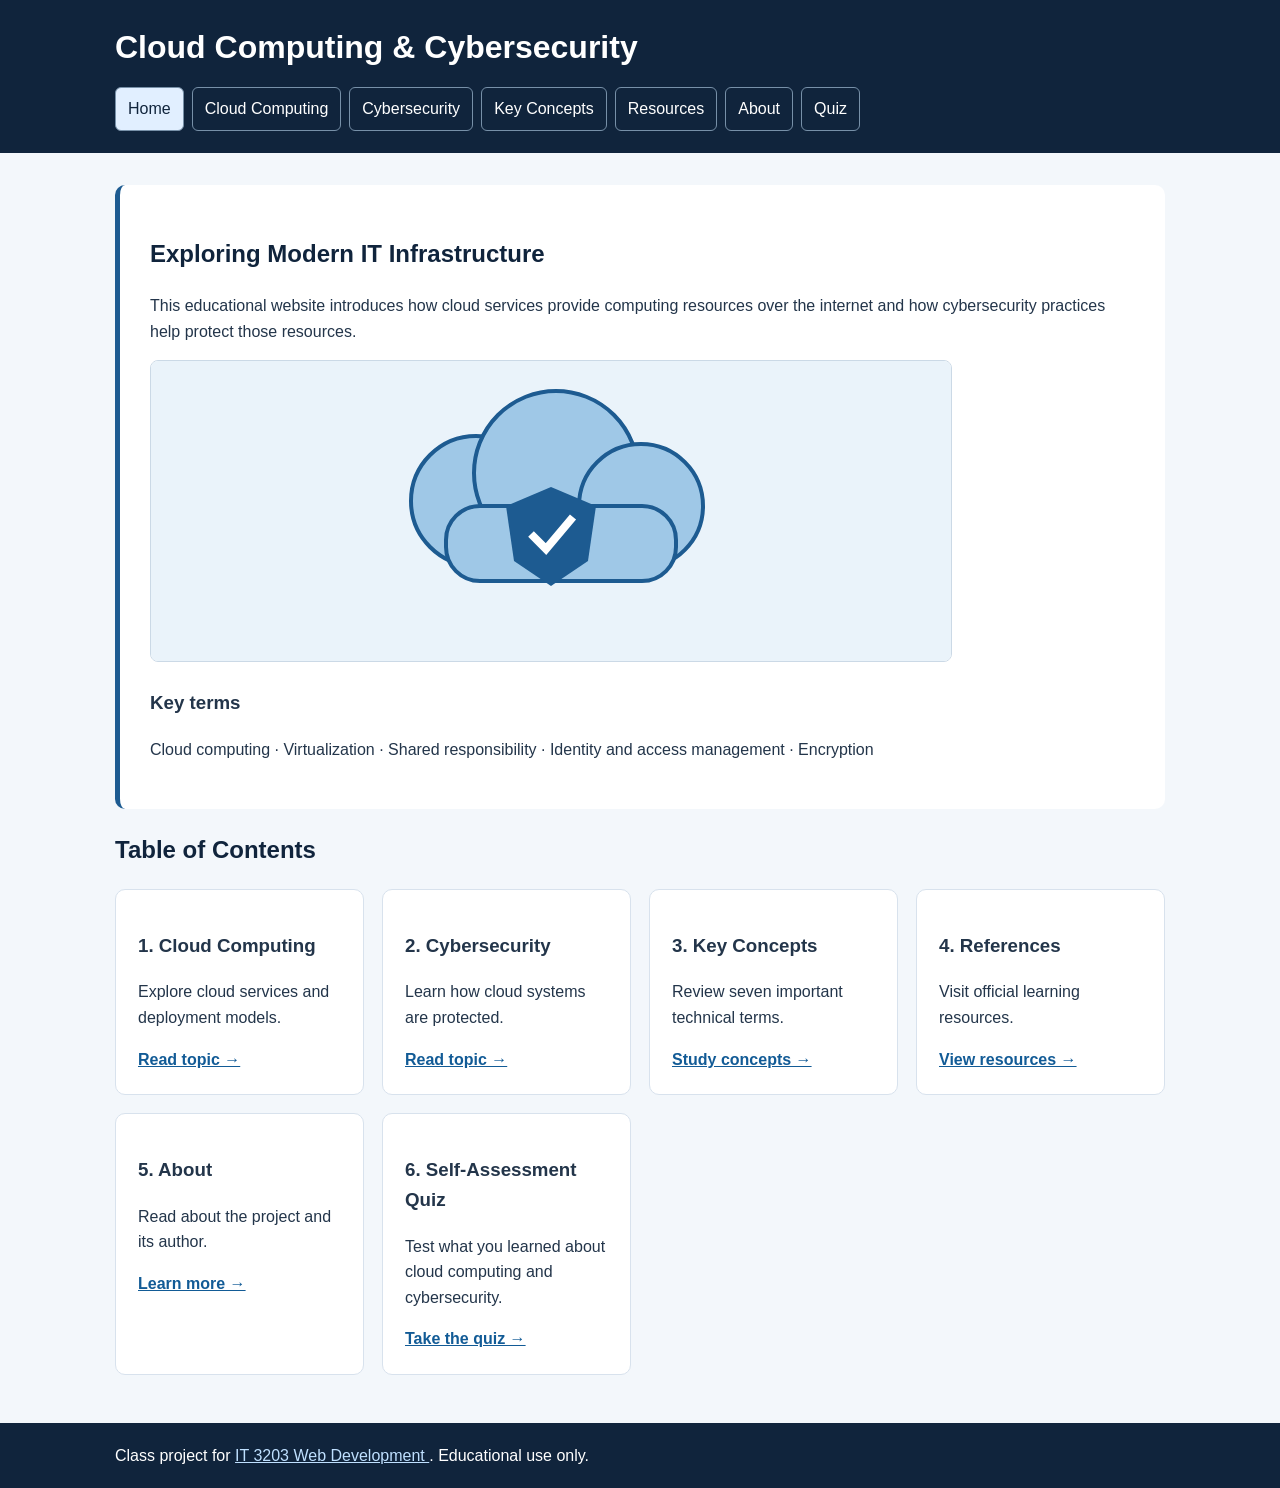
<file: index.html>
<!DOCTYPE html>

<html lang="en">
<head>
<meta charset="utf-8"/>
<meta content="width=device-width, initial-scale=1.0" name="viewport"/>
<meta content="Student research website about cloud computing and cybersecurity" name="description"/>
<title>
   Home | IT 3203
  </title>
<link href="style.css" rel="stylesheet"/>
</head>
<body>
<!-- Shared navigation appears on every page. -->
<header>
<div class="container">
<h1>
     Cloud Computing &amp; Cybersecurity
    </h1>
<nav aria-label="Main navigation">
<a aria-current="page" class="active" href="index.html">
      Home
     </a>
<a href="topic1.html">
      Cloud Computing
     </a>
<a href="topic2.html">
      Cybersecurity
     </a>
<a href="concepts.html">
      Key Concepts
     </a>
<a href="references.html">
      Resources
     </a>
<a href="about.html">
      About
     </a>
<a href="quiz.html">Quiz</a></nav>
</div>
</header>
<main class="container">
<section class="hero">
<h2>
     Exploring Modern IT Infrastructure
    </h2>
<p>
     This educational website introduces how cloud services provide computing resources over the internet and how cybersecurity practices help protect those resources.
    </p>
<img alt="Illustration of a cloud connected to devices and protected by a shield" class="figure" height="300" src="images/cloud-security.svg" width="800"/>
<h3>
     Key terms
    </h3>
<p>
     Cloud computing · Virtualization · Shared responsibility · Identity and access management · Encryption
    </p>
</section>
<section>
<h2>
     Table of Contents
    </h2>
<div class="grid">
<article class="card">
<h3>
       1. Cloud Computing
      </h3>
<p>
       Explore cloud services and deployment models.
      </p>
<a href="topic1.html">
       Read topic →
      </a>
</article>
<article class="card">
<h3>
       2. Cybersecurity
      </h3>
<p>
       Learn how cloud systems are protected.
      </p>
<a href="topic2.html">
       Read topic →
      </a>
</article>
<article class="card">
<h3>
       3. Key Concepts
      </h3>
<p>
       Review seven important technical terms.
      </p>
<a href="concepts.html">
       Study concepts →
      </a>
</article>
<article class="card">
<h3>
       4. References
      </h3>
<p>
       Visit official learning resources.
      </p>
<a href="references.html">
       View resources →
      </a>
</article>
<article class="card">
<h3>
       5. About
      </h3>
<p>
       Read about the project and its author.
      </p>
<a href="about.html">
       Learn more →
      </a>
</article>
<article class="card"><h3>6. Self-Assessment Quiz</h3><p>Test what you learned about cloud computing and cybersecurity.</p><a href="quiz.html">Take the quiz →</a></article></div>
</section>
</main>
<footer>
<div class="container">
    Class project for
    <a href="https://ksuweb.github.io/IT3203/">
     IT 3203 Web Development
    </a>
    . Educational use only.
   </div>
</footer>
</body>
</html>
</file>
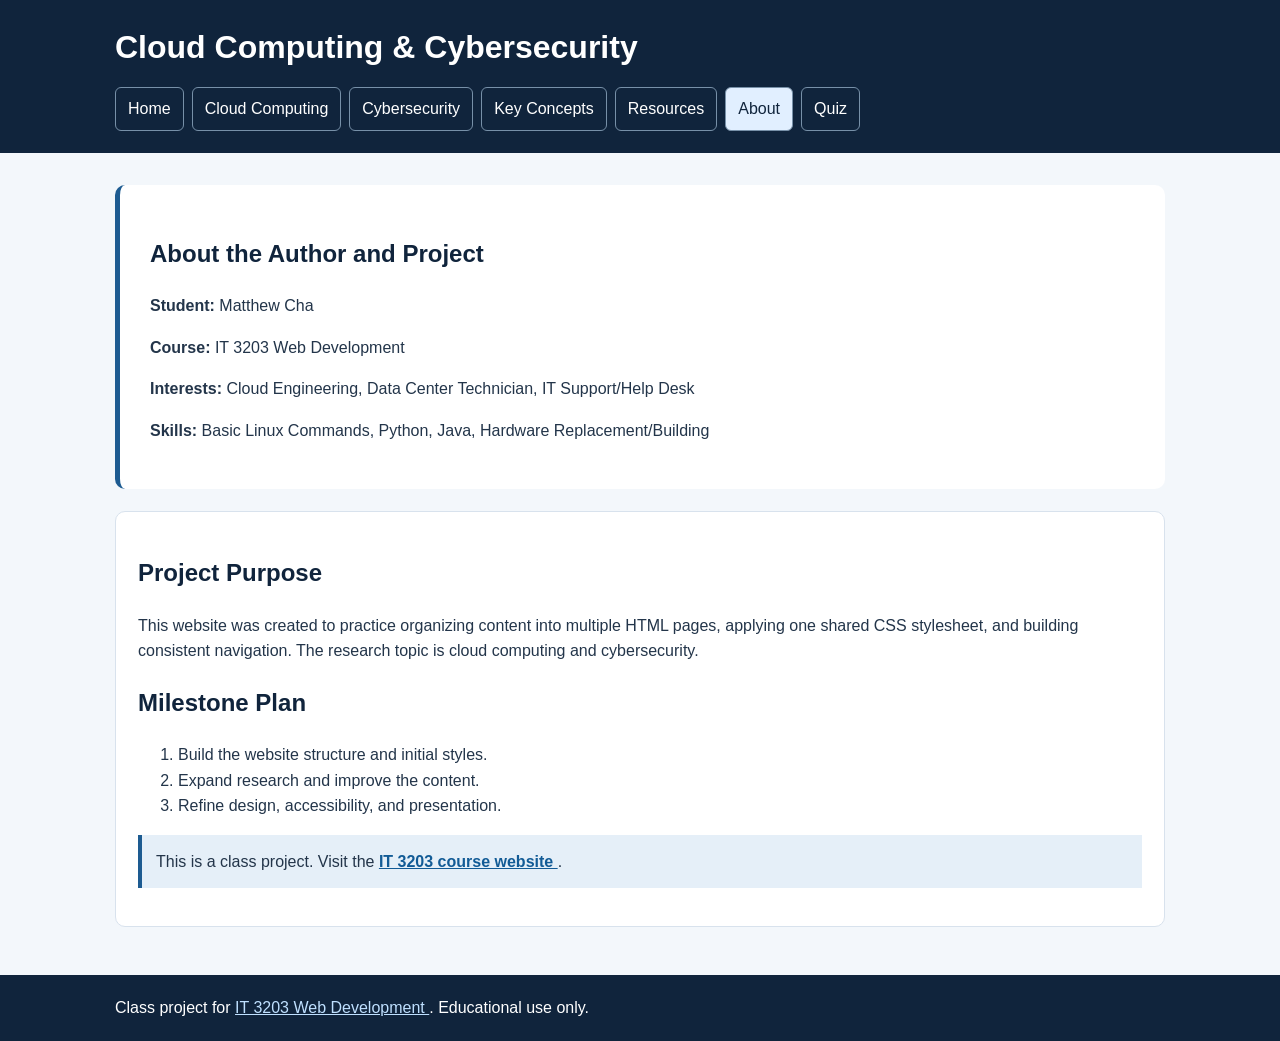
<file: about.html>
<!DOCTYPE html>

<html lang="en">
<head>
<meta charset="utf-8"/>
<meta content="width=device-width, initial-scale=1.0" name="viewport"/>
<meta content="Student research website about cloud computing and cybersecurity" name="description"/>
<title>
   About | IT 3203
  </title>
<link href="style.css" rel="stylesheet"/>
</head>
<body>
<!-- Shared navigation appears on every page. -->
<header>
<div class="container">
<h1>
     Cloud Computing &amp; Cybersecurity
    </h1>
<nav aria-label="Main navigation">
<a href="index.html">
      Home
     </a>
<a href="topic1.html">
      Cloud Computing
     </a>
<a href="topic2.html">
      Cybersecurity
     </a>
<a href="concepts.html">
      Key Concepts
     </a>
<a href="references.html">
      Resources
     </a>
<a aria-current="page" class="active" href="about.html">
      About
     </a>
<a href="quiz.html">Quiz</a></nav>
</div>
</header>
<main class="container">
<section class="hero">
<h2>
     About the Author and Project
    </h2>
<p>
<strong>
      Student:
     </strong>
     Matthew Cha
    </p>
<p>
<strong>
      Course:
     </strong>
     IT 3203 Web Development
    </p>
<p>
<strong>
      Interests:
     </strong>
     Cloud Engineering, Data Center Technician, IT Support/Help Desk
    </p>
<p>
<strong>
      Skills:
     </strong>
     Basic Linux Commands, Python, Java, Hardware Replacement/Building 
    </p>
</section>
<section class="card">
<h2>
     Project Purpose
    </h2>
<p>
     This website was created to practice organizing content into multiple HTML pages, applying one shared CSS stylesheet, and building consistent navigation. The research topic is cloud computing and cybersecurity.
    </p>
<h2>
     Milestone Plan
    </h2>
<ol>
<li>
      Build the website structure and initial styles.
     </li>
<li>
      Expand research and improve the content.
     </li>
<li>
      Refine design, accessibility, and presentation.
     </li>
</ol>
<p id="project-note">
     This is a class project. Visit the
     <a href="https://ksuweb.github.io/IT3203/">
      IT 3203 course website
     </a>
     .
    </p>
</section>
</main>
<footer>
<div class="container">
    Class project for
    <a href="https://ksuweb.github.io/IT3203/">
     IT 3203 Web Development
    </a>
    . Educational use only.
   </div>
</footer>
</body>
</html>
</file>
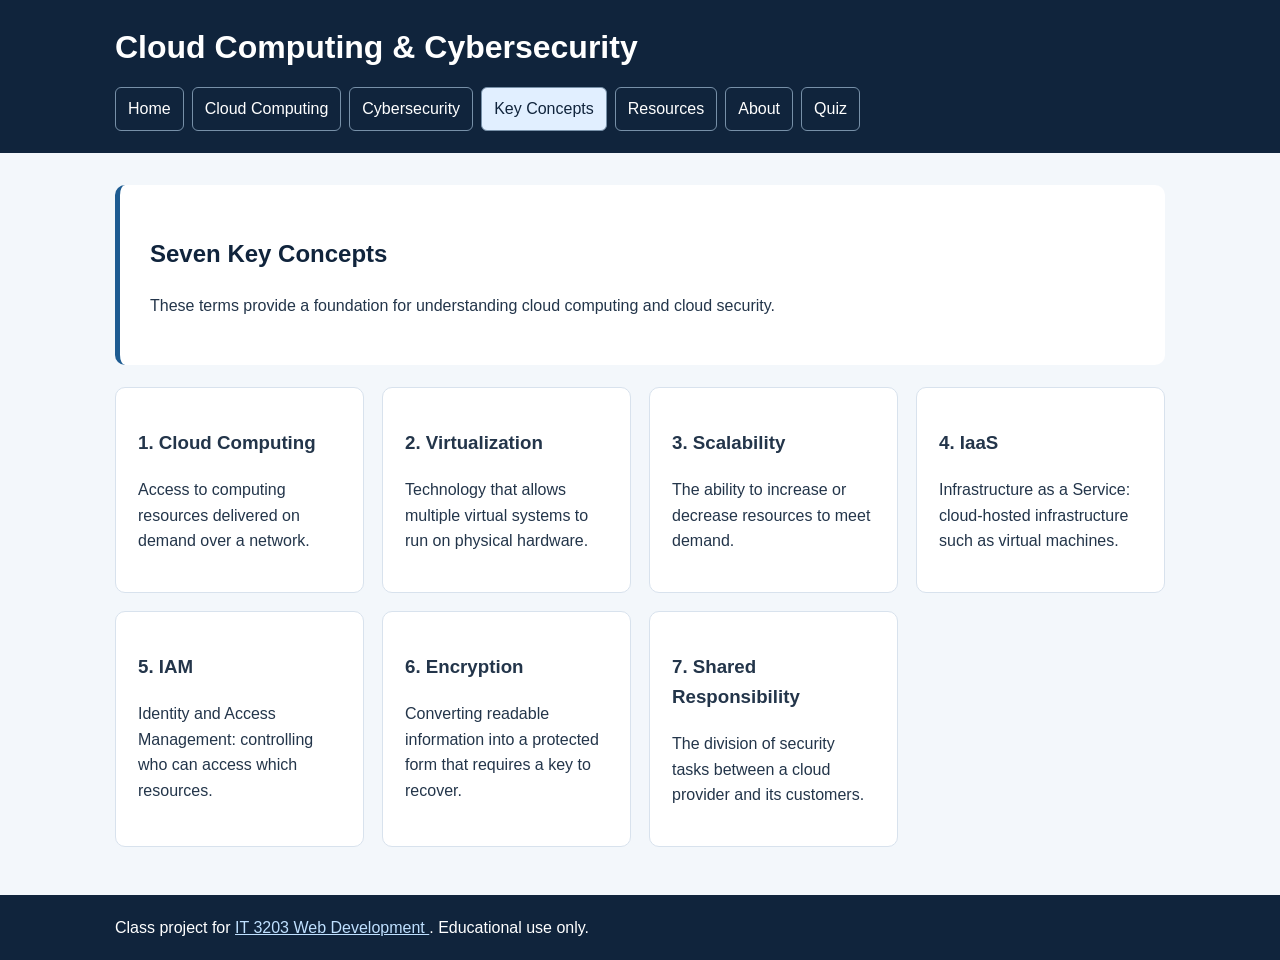
<file: concepts.html>
<!DOCTYPE html>

<html lang="en">
<head>
<meta charset="utf-8"/>
<meta content="width=device-width, initial-scale=1.0" name="viewport"/>
<meta content="Student research website about cloud computing and cybersecurity" name="description"/>
<title>
   Key Concepts | IT 3203
  </title>
<link href="style.css" rel="stylesheet"/>
</head>
<body>
<!-- Shared navigation appears on every page. -->
<header>
<div class="container">
<h1>
     Cloud Computing &amp; Cybersecurity
    </h1>
<nav aria-label="Main navigation">
<a href="index.html">
      Home
     </a>
<a href="topic1.html">
      Cloud Computing
     </a>
<a href="topic2.html">
      Cybersecurity
     </a>
<a aria-current="page" class="active" href="concepts.html">
      Key Concepts
     </a>
<a href="references.html">
      Resources
     </a>
<a href="about.html">
      About
     </a>
<a href="quiz.html">Quiz</a></nav>
</div>
</header>
<main class="container">
<section class="hero">
<h2>
     Seven Key Concepts
    </h2>
<p>
     These terms provide a foundation for understanding cloud computing and cloud security.
    </p>
</section>
<div class="grid">
<article class="card">
<h3>
      1. Cloud Computing
     </h3>
<p>
      Access to computing resources delivered on demand over a network.
     </p>
</article>
<article class="card">
<h3>
      2. Virtualization
     </h3>
<p>
      Technology that allows multiple virtual systems to run on physical hardware.
     </p>
</article>
<article class="card">
<h3>
      3. Scalability
     </h3>
<p>
      The ability to increase or decrease resources to meet demand.
     </p>
</article>
<article class="card">
<h3>
      4. IaaS
     </h3>
<p>
      Infrastructure as a Service: cloud-hosted infrastructure such as virtual machines.
     </p>
</article>
<article class="card">
<h3>
      5. IAM
     </h3>
<p>
      Identity and Access Management: controlling who can access which resources.
     </p>
</article>
<article class="card">
<h3>
      6. Encryption
     </h3>
<p>
      Converting readable information into a protected form that requires a key to recover.
     </p>
</article>
<article class="card">
<h3>
      7. Shared Responsibility
     </h3>
<p>
      The division of security tasks between a cloud provider and its customers.
     </p>
</article>
</div>
</main>
<footer>
<div class="container">
    Class project for
    <a href="https://ksuweb.github.io/IT3203/">
     IT 3203 Web Development
    </a>
    . Educational use only.
   </div>
</footer>
</body>
</html>
</file>
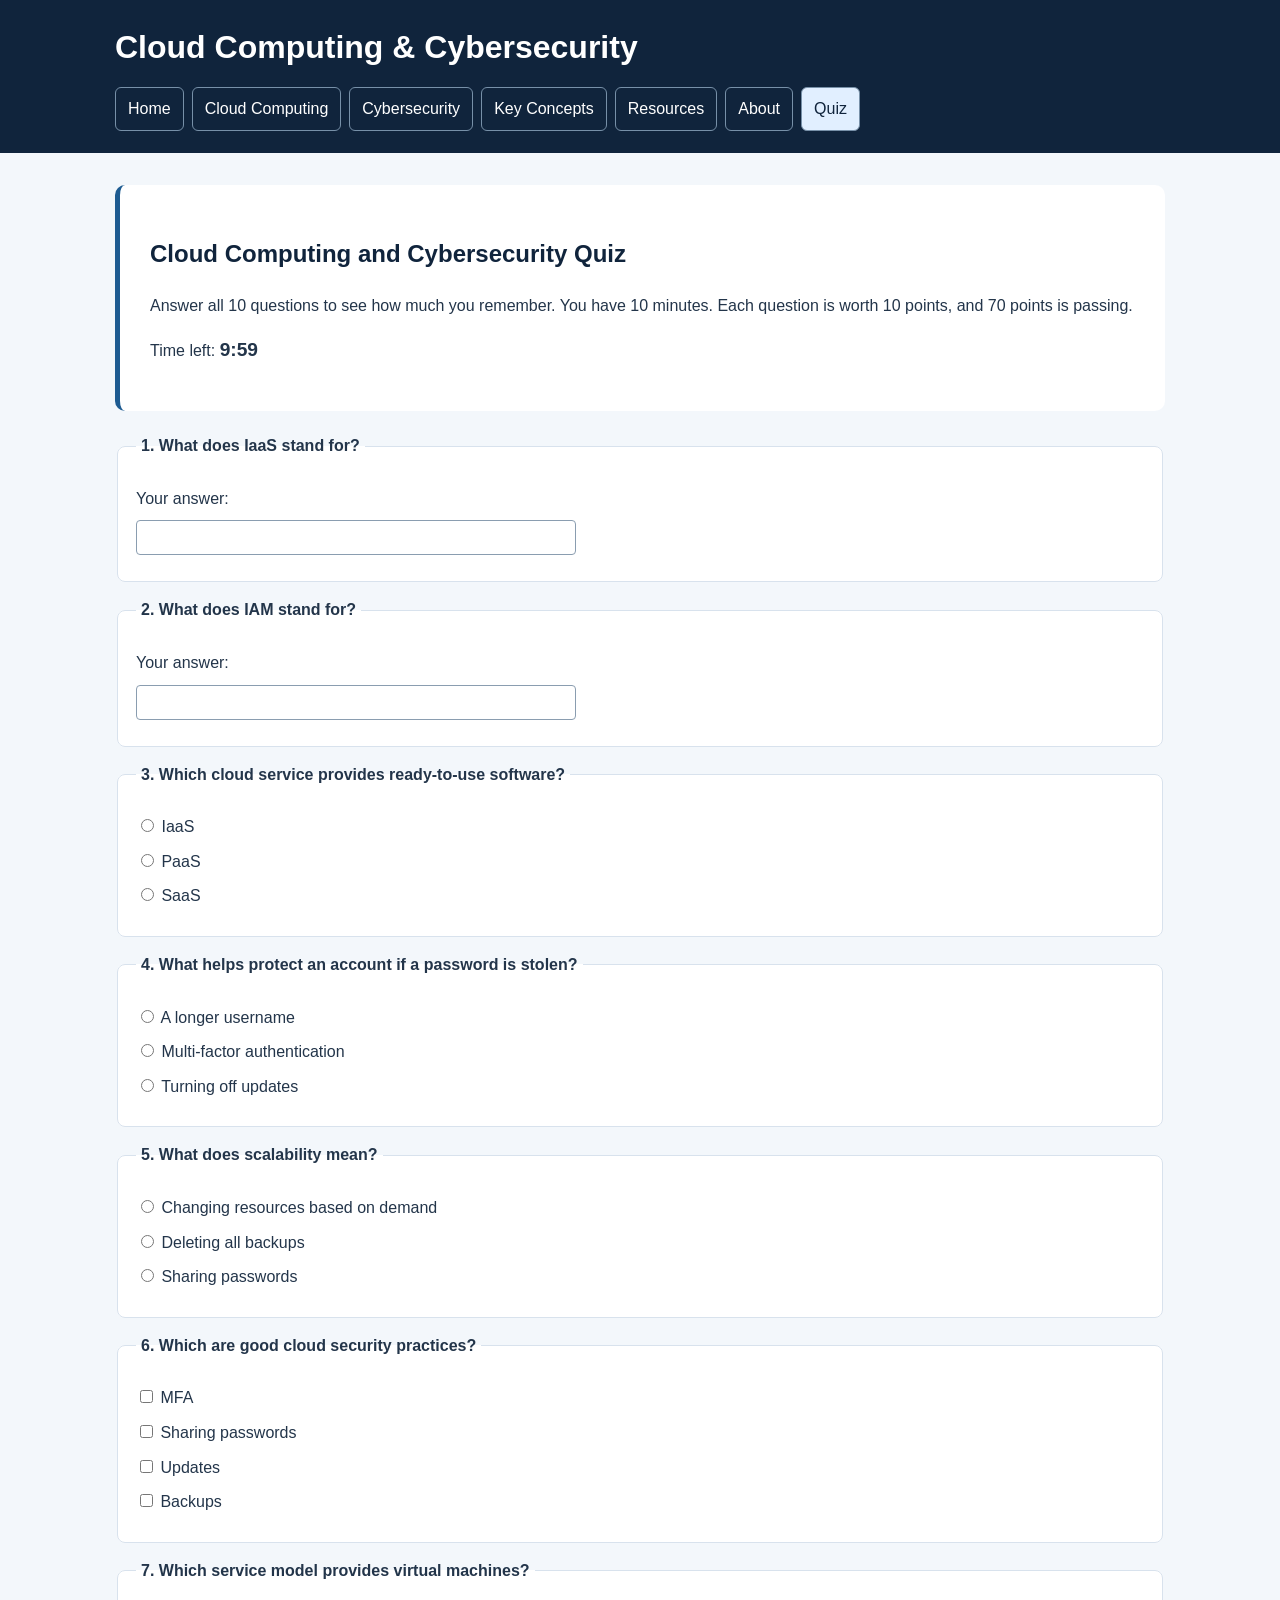
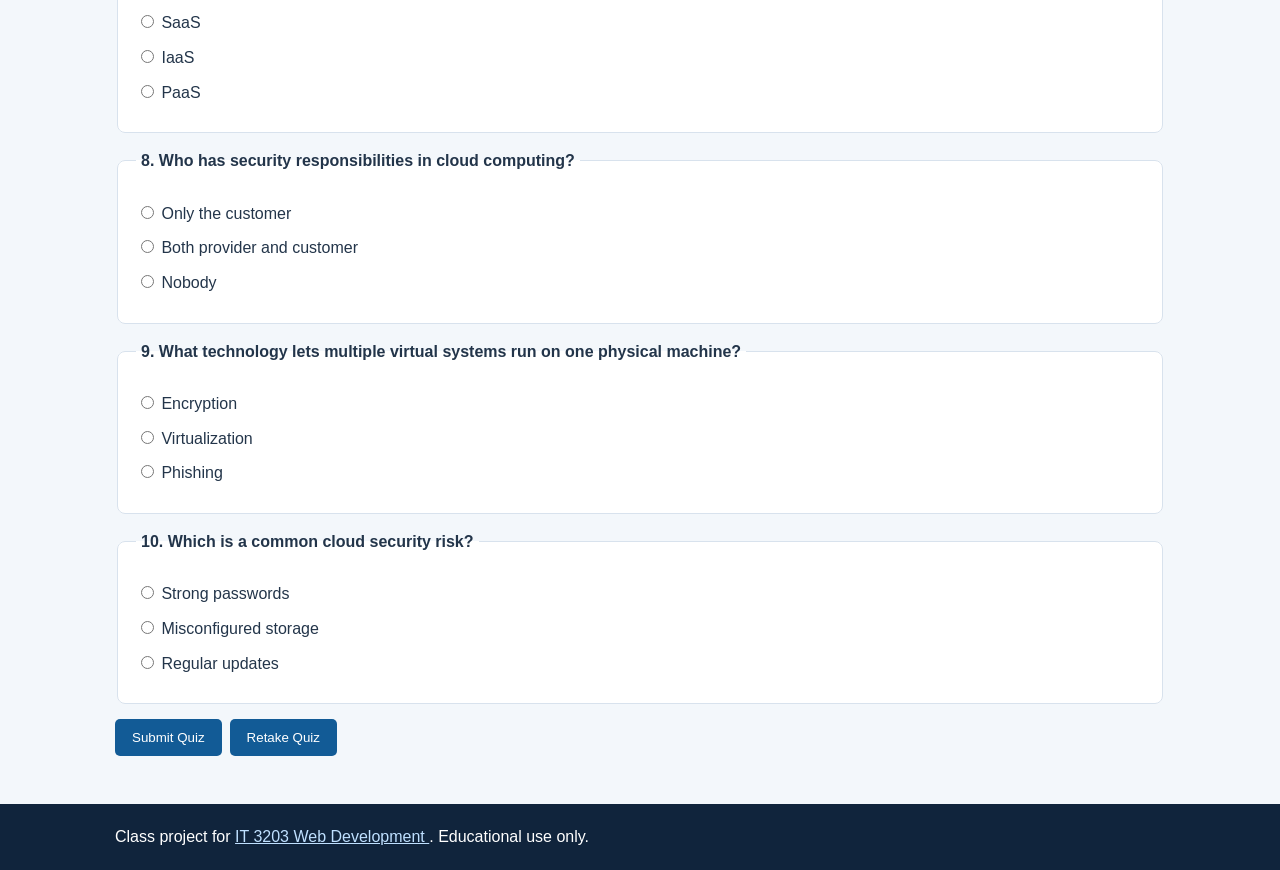
<file: quiz.html>
<!DOCTYPE html>

<html lang="en">
<head>
<meta charset="utf-8"/>
<meta content="width=device-width, initial-scale=1.0" name="viewport"/>
<meta content="Student research website about cloud computing and cybersecurity" name="description"/>
<title>Quiz | IT 3203</title>
<link href="style.css" rel="stylesheet"/>
</head>
<body>
<!-- Shared navigation appears on every page. -->
<header>
<div class="container">
<h1>
     Cloud Computing &amp; Cybersecurity
    </h1>
<nav aria-label="Main navigation">
<a class="" href="index.html">
      Home
     </a>
<a href="topic1.html">
      Cloud Computing
     </a>
<a href="topic2.html">
      Cybersecurity
     </a>
<a href="concepts.html">
      Key Concepts
     </a>
<a href="references.html">
      Resources
     </a>
<a href="about.html">
      About
     </a>
<a aria-current="page" class="active" href="quiz.html">Quiz</a></nav>
</div>
</header>
<main class="container"><section class="hero"><h2>Cloud Computing and Cybersecurity Quiz</h2><p>Answer all 10 questions to see how much you remember. You have 10 minutes. Each question is worth 10 points, and 70 points is passing.</p><p>Time left: <span aria-live="off" id="timer">10:00</span></p></section><form id="quizForm"><fieldset class="quiz-question" id="q1"><legend>1. What does IaaS stand for?</legend><label for="answer1">Your answer:</label><input id="answer1" name="q1" type="text"/><div aria-live="polite" class="feedback" id="feedback1"></div></fieldset><fieldset class="quiz-question" id="q2"><legend>2. What does IAM stand for?</legend><label for="answer2">Your answer:</label><input id="answer2" name="q2" type="text"/><div aria-live="polite" class="feedback" id="feedback2"></div></fieldset><fieldset class="quiz-question" id="q3"><legend>3. Which cloud service provides ready-to-use software?</legend><label><input name="q3" type="radio" value="IaaS"/> IaaS</label><label><input name="q3" type="radio" value="PaaS"/> PaaS</label><label><input name="q3" type="radio" value="SaaS"/> SaaS</label><div aria-live="polite" class="feedback" id="feedback3"></div></fieldset><fieldset class="quiz-question" id="q4"><legend>4. What helps protect an account if a password is stolen?</legend><label><input name="q4" type="radio" value="A longer username"/> A longer username</label><label><input name="q4" type="radio" value="Multi-factor authentication"/> Multi-factor authentication</label><label><input name="q4" type="radio" value="Turning off updates"/> Turning off updates</label><div aria-live="polite" class="feedback" id="feedback4"></div></fieldset><fieldset class="quiz-question" id="q5"><legend>5. What does scalability mean?</legend><label><input name="q5" type="radio" value="Changing resources based on demand"/> Changing resources based on demand</label><label><input name="q5" type="radio" value="Deleting all backups"/> Deleting all backups</label><label><input name="q5" type="radio" value="Sharing passwords"/> Sharing passwords</label><div aria-live="polite" class="feedback" id="feedback5"></div></fieldset><fieldset class="quiz-question" id="q6"><legend>6. Which are good cloud security practices?</legend><label><input name="q6" type="checkbox" value="MFA"/> MFA</label><label><input name="q6" type="checkbox" value="Sharing passwords"/> Sharing passwords</label><label><input name="q6" type="checkbox" value="Updates"/> Updates</label><label><input name="q6" type="checkbox" value="Backups"/> Backups</label><div aria-live="polite" class="feedback" id="feedback6"></div></fieldset><fieldset class="quiz-question" id="q7"><legend>7. Which service model provides virtual machines?</legend><label><input name="q7" type="radio" value="SaaS"/> SaaS</label><label><input name="q7" type="radio" value="IaaS"/> IaaS</label><label><input name="q7" type="radio" value="PaaS"/> PaaS</label><div aria-live="polite" class="feedback" id="feedback7"></div></fieldset><fieldset class="quiz-question" id="q8"><legend>8. Who has security responsibilities in cloud computing?</legend><label><input name="q8" type="radio" value="Only the customer"/> Only the customer</label><label><input name="q8" type="radio" value="Both provider and customer"/> Both provider and customer</label><label><input name="q8" type="radio" value="Nobody"/> Nobody</label><div aria-live="polite" class="feedback" id="feedback8"></div></fieldset><fieldset class="quiz-question" id="q9"><legend>9. What technology lets multiple virtual systems run on one physical machine?</legend><label><input name="q9" type="radio" value="Encryption"/> Encryption</label><label><input name="q9" type="radio" value="Virtualization"/> Virtualization</label><label><input name="q9" type="radio" value="Phishing"/> Phishing</label><div aria-live="polite" class="feedback" id="feedback9"></div></fieldset><fieldset class="quiz-question" id="q10"><legend>10. Which is a common cloud security risk?</legend><label><input name="q10" type="radio" value="Strong passwords"/> Strong passwords</label><label><input name="q10" type="radio" value="Misconfigured storage"/> Misconfigured storage</label><label><input name="q10" type="radio" value="Regular updates"/> Regular updates</label><div aria-live="polite" class="feedback" id="feedback10"></div></fieldset><button id="submitBtn" type="submit">Submit Quiz</button><button id="resetBtn" type="button">Retake Quiz</button></form><section aria-live="polite" class="card" hidden="" id="results"><h2>Your Results</h2><p id="summary"></p><p id="timeUsed"></p></section></main>
<footer>
<div class="container">
    Class project for
    <a href="https://ksuweb.github.io/IT3203/">
     IT 3203 Web Development
    </a>
    . Educational use only.
   </div>
</footer>
<script src="quiz.js"></script></body>
</html>
</file>
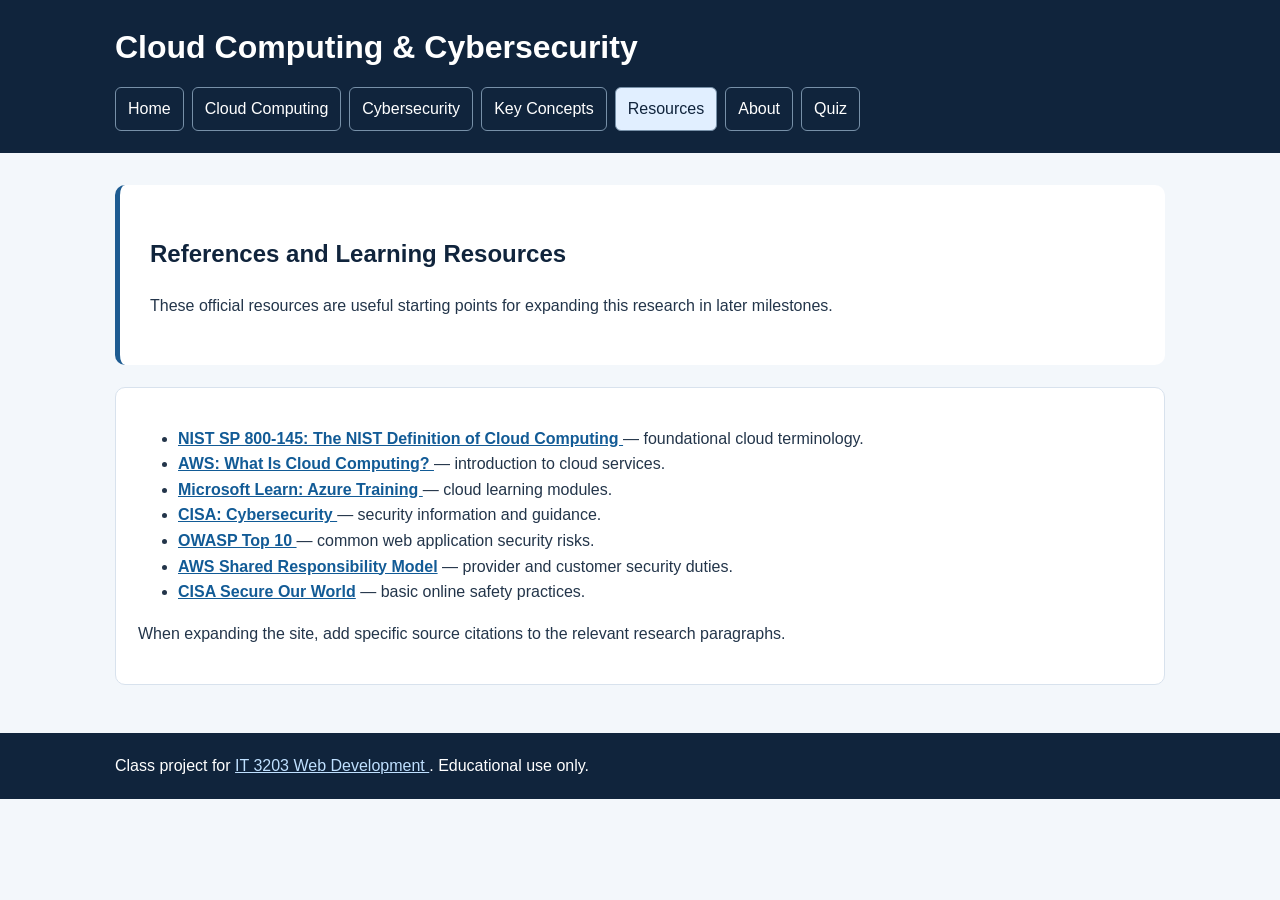
<file: references.html>
<!DOCTYPE html>

<html lang="en">
<head>
<meta charset="utf-8"/>
<meta content="width=device-width, initial-scale=1.0" name="viewport"/>
<meta content="Student research website about cloud computing and cybersecurity" name="description"/>
<title>
   References | IT 3203
  </title>
<link href="style.css" rel="stylesheet"/>
</head>
<body>
<!-- Shared navigation appears on every page. -->
<header>
<div class="container">
<h1>
     Cloud Computing &amp; Cybersecurity
    </h1>
<nav aria-label="Main navigation">
<a href="index.html">
      Home
     </a>
<a href="topic1.html">
      Cloud Computing
     </a>
<a href="topic2.html">
      Cybersecurity
     </a>
<a href="concepts.html">
      Key Concepts
     </a>
<a aria-current="page" class="active" href="references.html">
      Resources
     </a>
<a href="about.html">
      About
     </a>
<a href="quiz.html">Quiz</a></nav>
</div>
</header>
<main class="container">
<section class="hero">
<h2>
     References and Learning Resources
    </h2>
<p>
     These official resources are useful starting points for expanding this research in later milestones.
    </p>
</section>
<section class="card">
<ul>
<li>
<a href="https://csrc.nist.gov/pubs/sp/800/145/final">
       NIST SP 800-145: The NIST Definition of Cloud Computing
      </a>
      — foundational cloud terminology.
     </li>
<li>
<a href="https://aws.amazon.com/what-is/cloud-computing/">
       AWS: What Is Cloud Computing?
      </a>
      — introduction to cloud services.
     </li>
<li>
<a href="https://learn.microsoft.com/en-us/training/azure/">
       Microsoft Learn: Azure Training
      </a>
      — cloud learning modules.
     </li>
<li>
<a href="https://www.cisa.gov/cybersecurity">
       CISA: Cybersecurity
      </a>
      — security information and guidance.
     </li>
<li>
<a href="https://owasp.org/www-project-top-ten/">
       OWASP Top 10
      </a>
      — common web application security risks.
     </li>
<li><a href="https://aws.amazon.com/compliance/shared-responsibility-model/">AWS Shared Responsibility Model</a> — provider and customer security duties.</li><li><a href="https://www.cisa.gov/secure-our-world">CISA Secure Our World</a> — basic online safety practices.</li></ul>
<p>
     When expanding the site, add specific source citations to the relevant research paragraphs.
    </p>
</section>
</main>
<footer>
<div class="container">
    Class project for
    <a href="https://ksuweb.github.io/IT3203/">
     IT 3203 Web Development
    </a>
    . Educational use only.
   </div>
</footer>
</body>
</html>
</file>
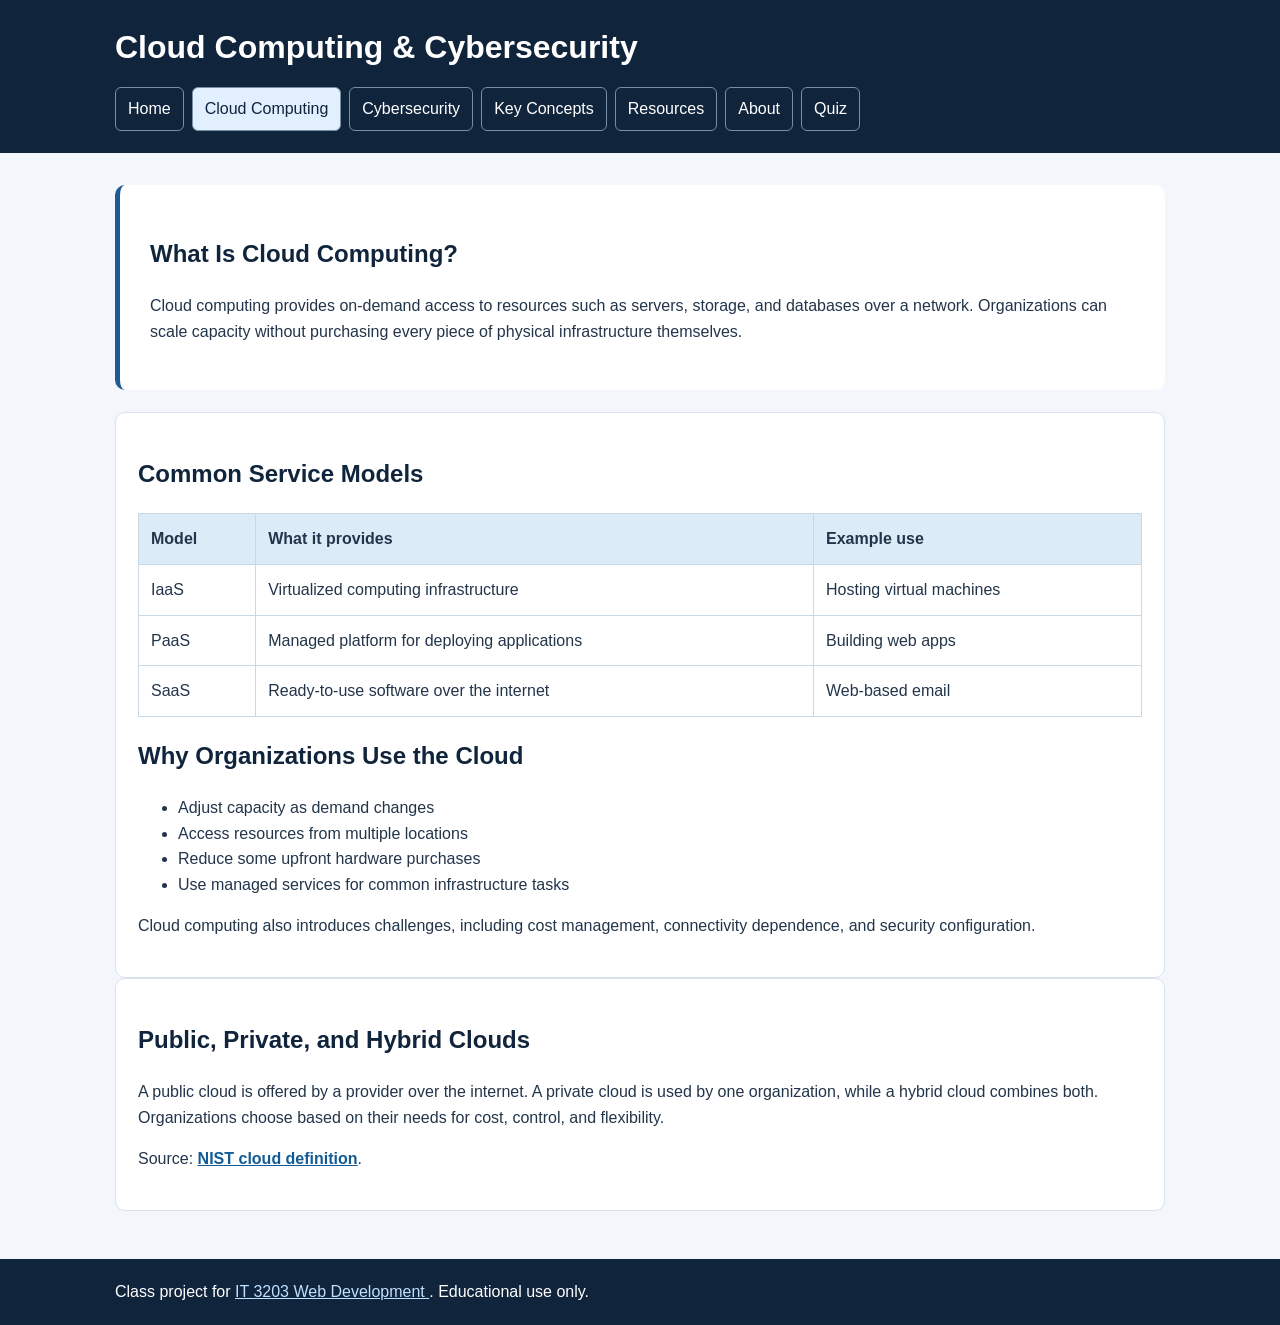
<file: topic1.html>
<!DOCTYPE html>

<html lang="en">
<head>
<meta charset="utf-8"/>
<meta content="width=device-width, initial-scale=1.0" name="viewport"/>
<meta content="Student research website about cloud computing and cybersecurity" name="description"/>
<title>
   Cloud Computing | IT 3203
  </title>
<link href="style.css" rel="stylesheet"/>
</head>
<body>
<!-- Shared navigation appears on every page. -->
<header>
<div class="container">
<h1>
     Cloud Computing &amp; Cybersecurity
    </h1>
<nav aria-label="Main navigation">
<a href="index.html">
      Home
     </a>
<a aria-current="page" class="active" href="topic1.html">
      Cloud Computing
     </a>
<a href="topic2.html">
      Cybersecurity
     </a>
<a href="concepts.html">
      Key Concepts
     </a>
<a href="references.html">
      Resources
     </a>
<a href="about.html">
      About
     </a>
<a href="quiz.html">Quiz</a></nav>
</div>
</header>
<main class="container">
<section class="hero">
<h2>
     What Is Cloud Computing?
    </h2>
<p>
     Cloud computing provides on-demand access to resources such as servers, storage, and databases over a network. Organizations can scale capacity without purchasing every piece of physical infrastructure themselves.
    </p>
</section>
<section class="card">
<h2>
     Common Service Models
    </h2>
<table>
<thead>
<tr>
<th>
        Model
       </th>
<th>
        What it provides
       </th>
<th>
        Example use
       </th>
</tr>
</thead>
<tbody>
<tr>
<td>
        IaaS
       </td>
<td>
        Virtualized computing infrastructure
       </td>
<td>
        Hosting virtual machines
       </td>
</tr>
<tr>
<td>
        PaaS
       </td>
<td>
        Managed platform for deploying applications
       </td>
<td>
        Building web apps
       </td>
</tr>
<tr>
<td>
        SaaS
       </td>
<td>
        Ready-to-use software over the internet
       </td>
<td>
        Web-based email
       </td>
</tr>
</tbody>
</table>
<h2>
     Why Organizations Use the Cloud
    </h2>
<ul>
<li>
      Adjust capacity as demand changes
     </li>
<li>
      Access resources from multiple locations
     </li>
<li>
      Reduce some upfront hardware purchases
     </li>
<li>
      Use managed services for common infrastructure tasks
     </li>
</ul>
<p>
     Cloud computing also introduces challenges, including cost management, connectivity dependence, and security configuration.
    </p>
</section>
<section class="card"><h2>Public, Private, and Hybrid Clouds</h2><p>A public cloud is offered by a provider over the internet. A private cloud is used by one organization, while a hybrid cloud combines both. Organizations choose based on their needs for cost, control, and flexibility.</p><p>Source: <a href="https://csrc.nist.gov/pubs/sp/800/145/final">NIST cloud definition</a>.</p></section></main>
<footer>
<div class="container">
    Class project for
    <a href="https://ksuweb.github.io/IT3203/">
     IT 3203 Web Development
    </a>
    . Educational use only.
   </div>
</footer>
</body>
</html>
</file>
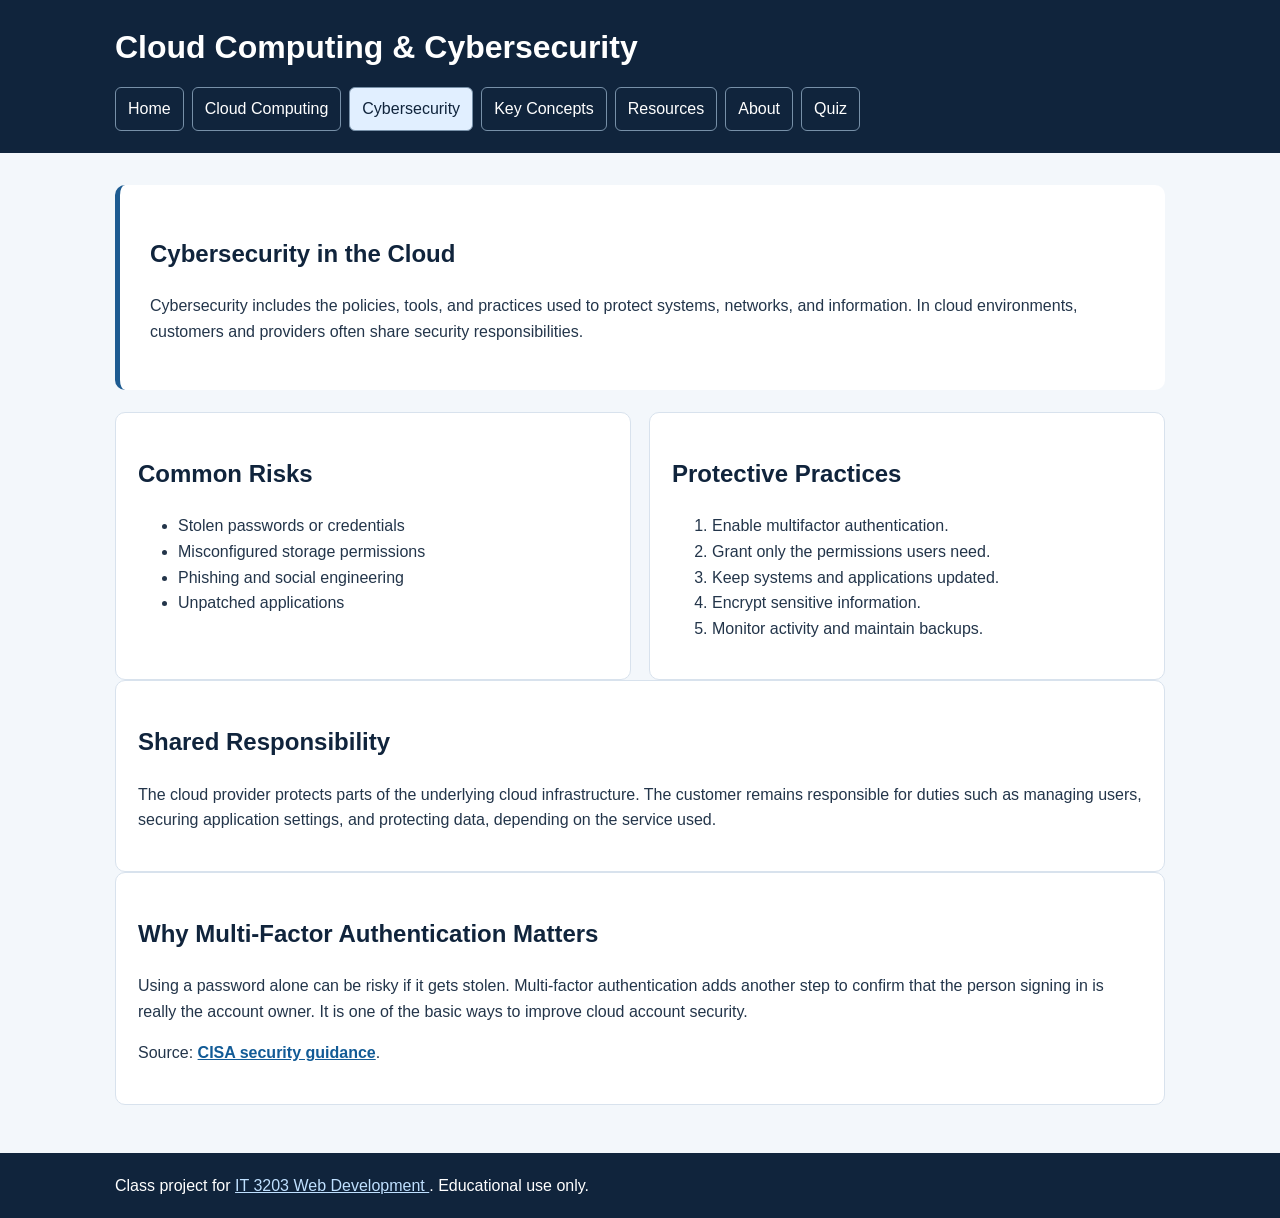
<file: topic2.html>
<!DOCTYPE html>

<html lang="en">
<head>
<meta charset="utf-8"/>
<meta content="width=device-width, initial-scale=1.0" name="viewport"/>
<meta content="Student research website about cloud computing and cybersecurity" name="description"/>
<title>
   Cybersecurity | IT 3203
  </title>
<link href="style.css" rel="stylesheet"/>
</head>
<body>
<!-- Shared navigation appears on every page. -->
<header>
<div class="container">
<h1>
     Cloud Computing &amp; Cybersecurity
    </h1>
<nav aria-label="Main navigation">
<a href="index.html">
      Home
     </a>
<a href="topic1.html">
      Cloud Computing
     </a>
<a aria-current="page" class="active" href="topic2.html">
      Cybersecurity
     </a>
<a href="concepts.html">
      Key Concepts
     </a>
<a href="references.html">
      Resources
     </a>
<a href="about.html">
      About
     </a>
<a href="quiz.html">Quiz</a></nav>
</div>
</header>
<main class="container">
<section class="hero">
<h2>
     Cybersecurity in the Cloud
    </h2>
<p>
     Cybersecurity includes the policies, tools, and practices used to protect systems, networks, and information. In cloud environments, customers and providers often share security responsibilities.
    </p>
</section>
<div class="grid">
<section class="card">
<h2>
      Common Risks
     </h2>
<ul>
<li>
       Stolen passwords or credentials
      </li>
<li>
       Misconfigured storage permissions
      </li>
<li>
       Phishing and social engineering
      </li>
<li>
       Unpatched applications
      </li>
</ul>
</section>
<section class="card">
<h2>
      Protective Practices
     </h2>
<ol>
<li>
       Enable multifactor authentication.
      </li>
<li>
       Grant only the permissions users need.
      </li>
<li>
       Keep systems and applications updated.
      </li>
<li>
       Encrypt sensitive information.
      </li>
<li>
       Monitor activity and maintain backups.
      </li>
</ol>
</section>
</div>
<section class="card">
<h2>
     Shared Responsibility
    </h2>
<p>
     The cloud provider protects parts of the underlying cloud infrastructure. The customer remains responsible for duties such as managing users, securing application settings, and protecting data, depending on the service used.
    </p>
</section>
<section class="card"><h2>Why Multi-Factor Authentication Matters</h2><p>Using a password alone can be risky if it gets stolen. Multi-factor authentication adds another step to confirm that the person signing in is really the account owner. It is one of the basic ways to improve cloud account security.</p><p>Source: <a href="https://www.cisa.gov/secure-our-world/use-strong-passwords">CISA security guidance</a>.</p></section></main>
<footer>
<div class="container">
    Class project for
    <a href="https://ksuweb.github.io/IT3203/">
     IT 3203 Web Development
    </a>
    . Educational use only.
   </div>
</footer>
</body>
</html>
</file>
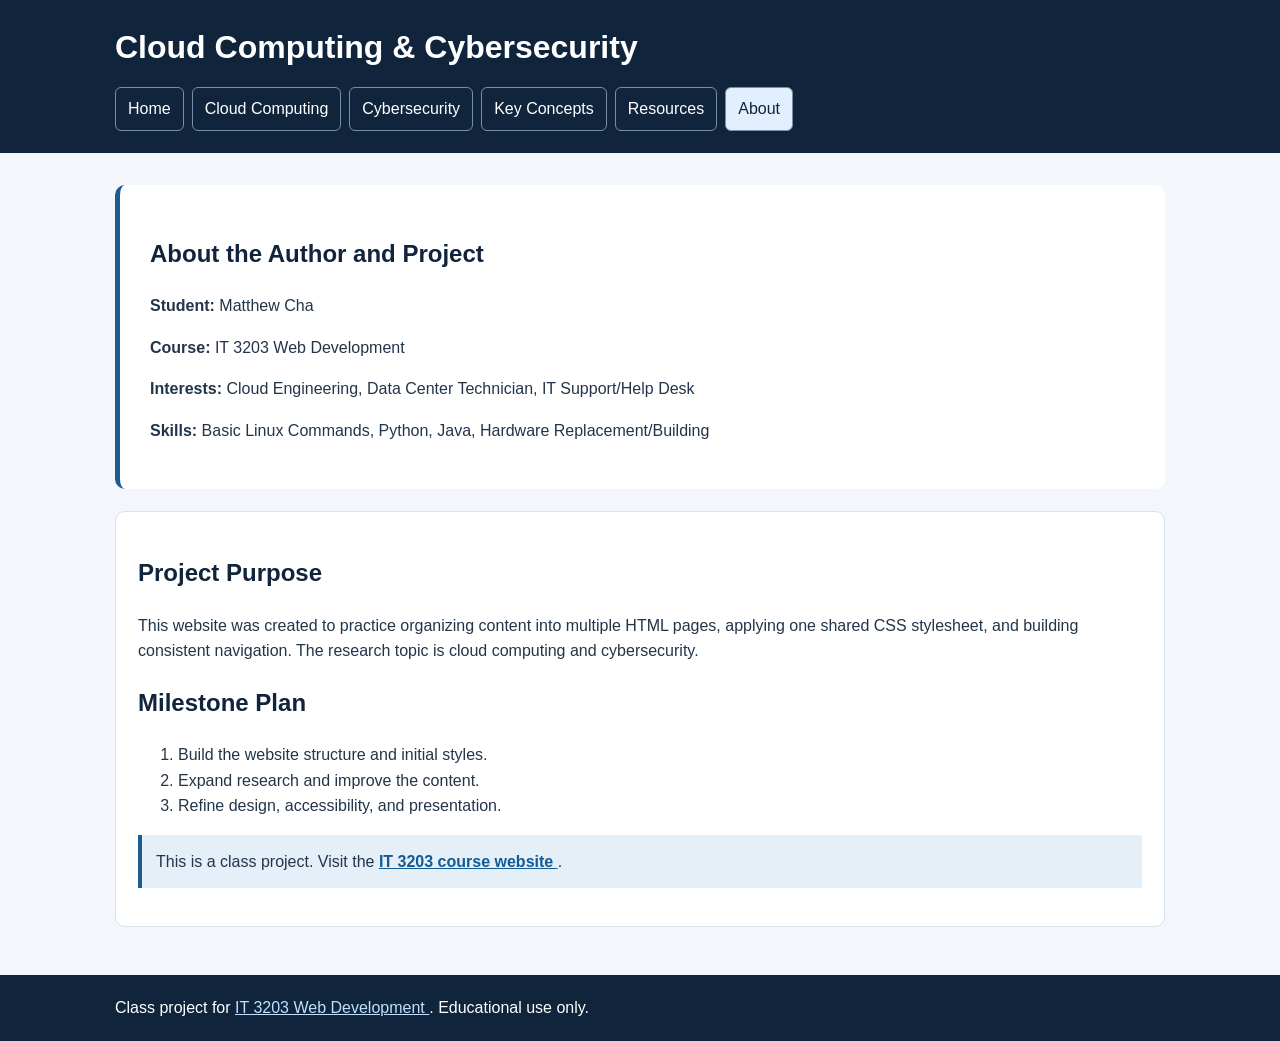
<file: project1/IT3203-Project/about.html>
<!DOCTYPE html>
<html lang="en">
 <head>
  <meta charset="utf-8"/>
  <meta content="width=device-width, initial-scale=1.0" name="viewport"/>
  <meta content="Student research website about cloud computing and cybersecurity" name="description"/>
  <title>
   About | IT 3203
  </title>
  <link href="style.css" rel="stylesheet"/>
 </head>
 <body>
  <!-- Shared navigation appears on every page. -->
  <header>
   <div class="container">
    <h1>
     Cloud Computing &amp; Cybersecurity
    </h1>
    <nav aria-label="Main navigation">
     <a href="index.html">
      Home
     </a>
     <a href="topic1.html">
      Cloud Computing
     </a>
     <a href="topic2.html">
      Cybersecurity
     </a>
     <a href="concepts.html">
      Key Concepts
     </a>
     <a href="references.html">
      Resources
     </a>
     <a aria-current="page" class="active" href="about.html">
      About
     </a>
    </nav>
   </div>
  </header>
  <main class="container">
   <section class="hero">
    <h2>
     About the Author and Project
    </h2>
    <p>
     <strong>
      Student:
     </strong>
     Matthew Cha
    </p>
    <p>
     <strong>
      Course:
     </strong>
     IT 3203 Web Development
    </p>
    <p>
     <strong>
      Interests:
     </strong>
     Cloud Engineering, Data Center Technician, IT Support/Help Desk
    </p>
    <p>
     <strong>
      Skills:
     </strong>
     Basic Linux Commands, Python, Java, Hardware Replacement/Building 
    </p>
   </section>
   <section class="card">
    <h2>
     Project Purpose
    </h2>
    <p>
     This website was created to practice organizing content into multiple HTML pages, applying one shared CSS stylesheet, and building consistent navigation. The research topic is cloud computing and cybersecurity.
    </p>
    <h2>
     Milestone Plan
    </h2>
    <ol>
     <li>
      Build the website structure and initial styles.
     </li>
     <li>
      Expand research and improve the content.
     </li>
     <li>
      Refine design, accessibility, and presentation.
     </li>
    </ol>
    <p id="project-note">
     This is a class project. Visit the
     <a href="https://ksuweb.github.io/IT3203/">
      IT 3203 course website
     </a>
     .
    </p>
   </section>
  </main>
  <footer>
   <div class="container">
    Class project for
    <a href="https://ksuweb.github.io/IT3203/">
     IT 3203 Web Development
    </a>
    . Educational use only.
   </div>
  </footer>
 </body>
</html>
</file>
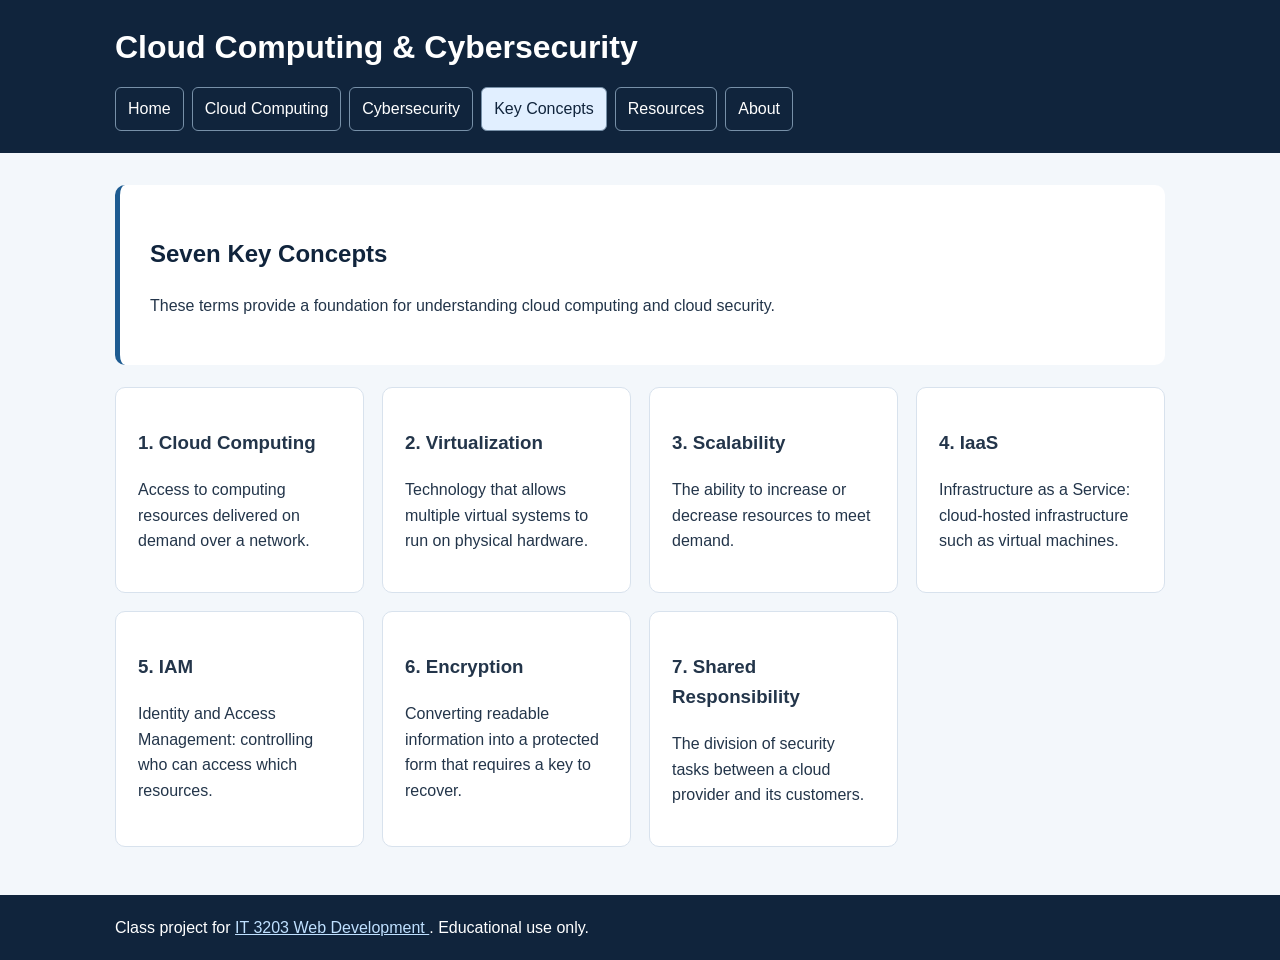
<file: project1/IT3203-Project/concepts.html>
<!DOCTYPE html>
<html lang="en">
 <head>
  <meta charset="utf-8"/>
  <meta content="width=device-width, initial-scale=1.0" name="viewport"/>
  <meta content="Student research website about cloud computing and cybersecurity" name="description"/>
  <title>
   Key Concepts | IT 3203
  </title>
  <link href="style.css" rel="stylesheet"/>
 </head>
 <body>
  <!-- Shared navigation appears on every page. -->
  <header>
   <div class="container">
    <h1>
     Cloud Computing &amp; Cybersecurity
    </h1>
    <nav aria-label="Main navigation">
     <a href="index.html">
      Home
     </a>
     <a href="topic1.html">
      Cloud Computing
     </a>
     <a href="topic2.html">
      Cybersecurity
     </a>
     <a aria-current="page" class="active" href="concepts.html">
      Key Concepts
     </a>
     <a href="references.html">
      Resources
     </a>
     <a href="about.html">
      About
     </a>
    </nav>
   </div>
  </header>
  <main class="container">
   <section class="hero">
    <h2>
     Seven Key Concepts
    </h2>
    <p>
     These terms provide a foundation for understanding cloud computing and cloud security.
    </p>
   </section>
   <div class="grid">
    <article class="card">
     <h3>
      1. Cloud Computing
     </h3>
     <p>
      Access to computing resources delivered on demand over a network.
     </p>
    </article>
    <article class="card">
     <h3>
      2. Virtualization
     </h3>
     <p>
      Technology that allows multiple virtual systems to run on physical hardware.
     </p>
    </article>
    <article class="card">
     <h3>
      3. Scalability
     </h3>
     <p>
      The ability to increase or decrease resources to meet demand.
     </p>
    </article>
    <article class="card">
     <h3>
      4. IaaS
     </h3>
     <p>
      Infrastructure as a Service: cloud-hosted infrastructure such as virtual machines.
     </p>
    </article>
    <article class="card">
     <h3>
      5. IAM
     </h3>
     <p>
      Identity and Access Management: controlling who can access which resources.
     </p>
    </article>
    <article class="card">
     <h3>
      6. Encryption
     </h3>
     <p>
      Converting readable information into a protected form that requires a key to recover.
     </p>
    </article>
    <article class="card">
     <h3>
      7. Shared Responsibility
     </h3>
     <p>
      The division of security tasks between a cloud provider and its customers.
     </p>
    </article>
   </div>
  </main>
  <footer>
   <div class="container">
    Class project for
    <a href="https://ksuweb.github.io/IT3203/">
     IT 3203 Web Development
    </a>
    . Educational use only.
   </div>
  </footer>
 </body>
</html>
</file>
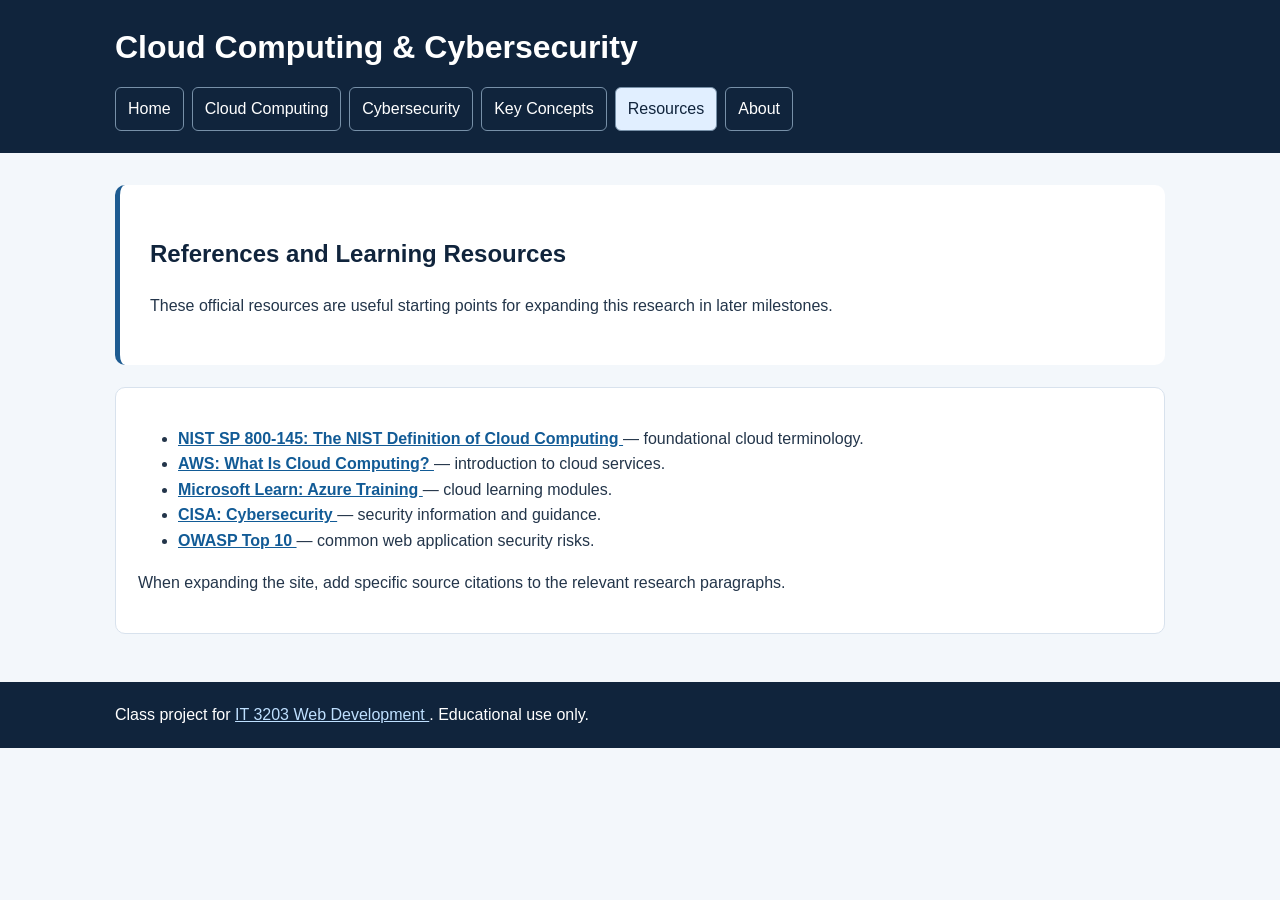
<file: project1/IT3203-Project/references.html>
<!DOCTYPE html>
<html lang="en">
 <head>
  <meta charset="utf-8"/>
  <meta content="width=device-width, initial-scale=1.0" name="viewport"/>
  <meta content="Student research website about cloud computing and cybersecurity" name="description"/>
  <title>
   References | IT 3203
  </title>
  <link href="style.css" rel="stylesheet"/>
 </head>
 <body>
  <!-- Shared navigation appears on every page. -->
  <header>
   <div class="container">
    <h1>
     Cloud Computing &amp; Cybersecurity
    </h1>
    <nav aria-label="Main navigation">
     <a href="index.html">
      Home
     </a>
     <a href="topic1.html">
      Cloud Computing
     </a>
     <a href="topic2.html">
      Cybersecurity
     </a>
     <a href="concepts.html">
      Key Concepts
     </a>
     <a aria-current="page" class="active" href="references.html">
      Resources
     </a>
     <a href="about.html">
      About
     </a>
    </nav>
   </div>
  </header>
  <main class="container">
   <section class="hero">
    <h2>
     References and Learning Resources
    </h2>
    <p>
     These official resources are useful starting points for expanding this research in later milestones.
    </p>
   </section>
   <section class="card">
    <ul>
     <li>
      <a href="https://csrc.nist.gov/pubs/sp/800/145/final">
       NIST SP 800-145: The NIST Definition of Cloud Computing
      </a>
      &mdash; foundational cloud terminology.
     </li>
     <li>
      <a href="https://aws.amazon.com/what-is/cloud-computing/">
       AWS: What Is Cloud Computing?
      </a>
      &mdash; introduction to cloud services.
     </li>
     <li>
      <a href="https://learn.microsoft.com/en-us/training/azure/">
       Microsoft Learn: Azure Training
      </a>
      &mdash; cloud learning modules.
     </li>
     <li>
      <a href="https://www.cisa.gov/cybersecurity">
       CISA: Cybersecurity
      </a>
      &mdash; security information and guidance.
     </li>
     <li>
      <a href="https://owasp.org/www-project-top-ten/">
       OWASP Top 10
      </a>
      &mdash; common web application security risks.
     </li>
    </ul>
    <p>
     When expanding the site, add specific source citations to the relevant research paragraphs.
    </p>
   </section>
  </main>
  <footer>
   <div class="container">
    Class project for
    <a href="https://ksuweb.github.io/IT3203/">
     IT 3203 Web Development
    </a>
    . Educational use only.
   </div>
  </footer>
 </body>
</html>
</file>
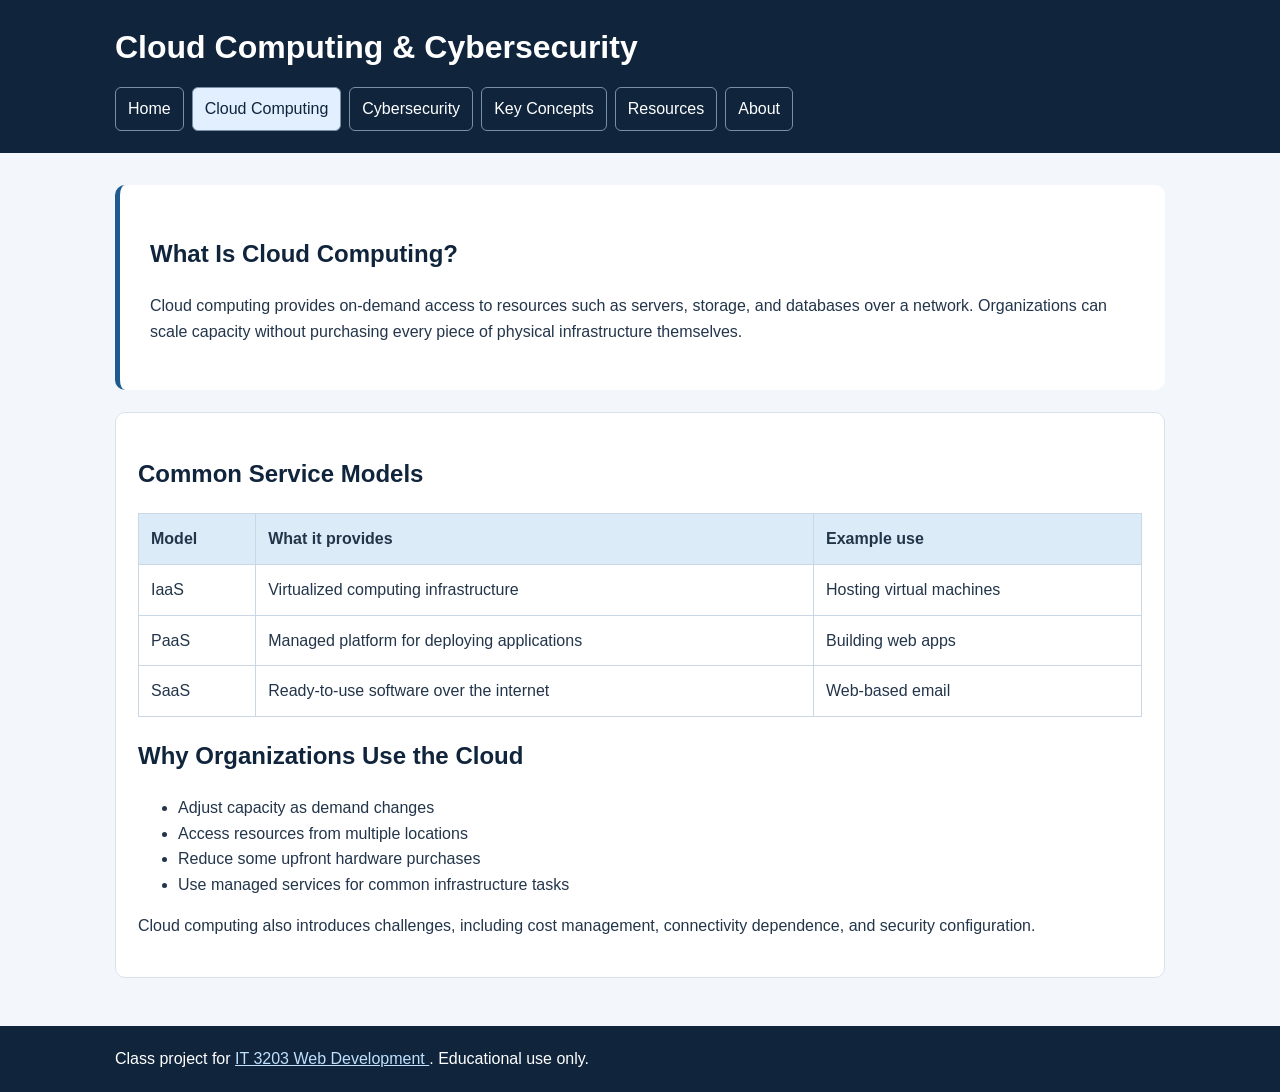
<file: project1/IT3203-Project/topic1.html>
<!DOCTYPE html>
<html lang="en">
 <head>
  <meta charset="utf-8"/>
  <meta content="width=device-width, initial-scale=1.0" name="viewport"/>
  <meta content="Student research website about cloud computing and cybersecurity" name="description"/>
  <title>
   Cloud Computing | IT 3203
  </title>
  <link href="style.css" rel="stylesheet"/>
 </head>
 <body>
  <!-- Shared navigation appears on every page. -->
  <header>
   <div class="container">
    <h1>
     Cloud Computing &amp; Cybersecurity
    </h1>
    <nav aria-label="Main navigation">
     <a href="index.html">
      Home
     </a>
     <a aria-current="page" class="active" href="topic1.html">
      Cloud Computing
     </a>
     <a href="topic2.html">
      Cybersecurity
     </a>
     <a href="concepts.html">
      Key Concepts
     </a>
     <a href="references.html">
      Resources
     </a>
     <a href="about.html">
      About
     </a>
    </nav>
   </div>
  </header>
  <main class="container">
   <section class="hero">
    <h2>
     What Is Cloud Computing?
    </h2>
    <p>
     Cloud computing provides on-demand access to resources such as servers, storage, and databases over a network. Organizations can scale capacity without purchasing every piece of physical infrastructure themselves.
    </p>
   </section>
   <section class="card">
    <h2>
     Common Service Models
    </h2>
    <table>
     <thead>
      <tr>
       <th>
        Model
       </th>
       <th>
        What it provides
       </th>
       <th>
        Example use
       </th>
      </tr>
     </thead>
     <tbody>
      <tr>
       <td>
        IaaS
       </td>
       <td>
        Virtualized computing infrastructure
       </td>
       <td>
        Hosting virtual machines
       </td>
      </tr>
      <tr>
       <td>
        PaaS
       </td>
       <td>
        Managed platform for deploying applications
       </td>
       <td>
        Building web apps
       </td>
      </tr>
      <tr>
       <td>
        SaaS
       </td>
       <td>
        Ready-to-use software over the internet
       </td>
       <td>
        Web-based email
       </td>
      </tr>
     </tbody>
    </table>
    <h2>
     Why Organizations Use the Cloud
    </h2>
    <ul>
     <li>
      Adjust capacity as demand changes
     </li>
     <li>
      Access resources from multiple locations
     </li>
     <li>
      Reduce some upfront hardware purchases
     </li>
     <li>
      Use managed services for common infrastructure tasks
     </li>
    </ul>
    <p>
     Cloud computing also introduces challenges, including cost management, connectivity dependence, and security configuration.
    </p>
   </section>
  </main>
  <footer>
   <div class="container">
    Class project for
    <a href="https://ksuweb.github.io/IT3203/">
     IT 3203 Web Development
    </a>
    . Educational use only.
   </div>
  </footer>
 </body>
</html>
</file>
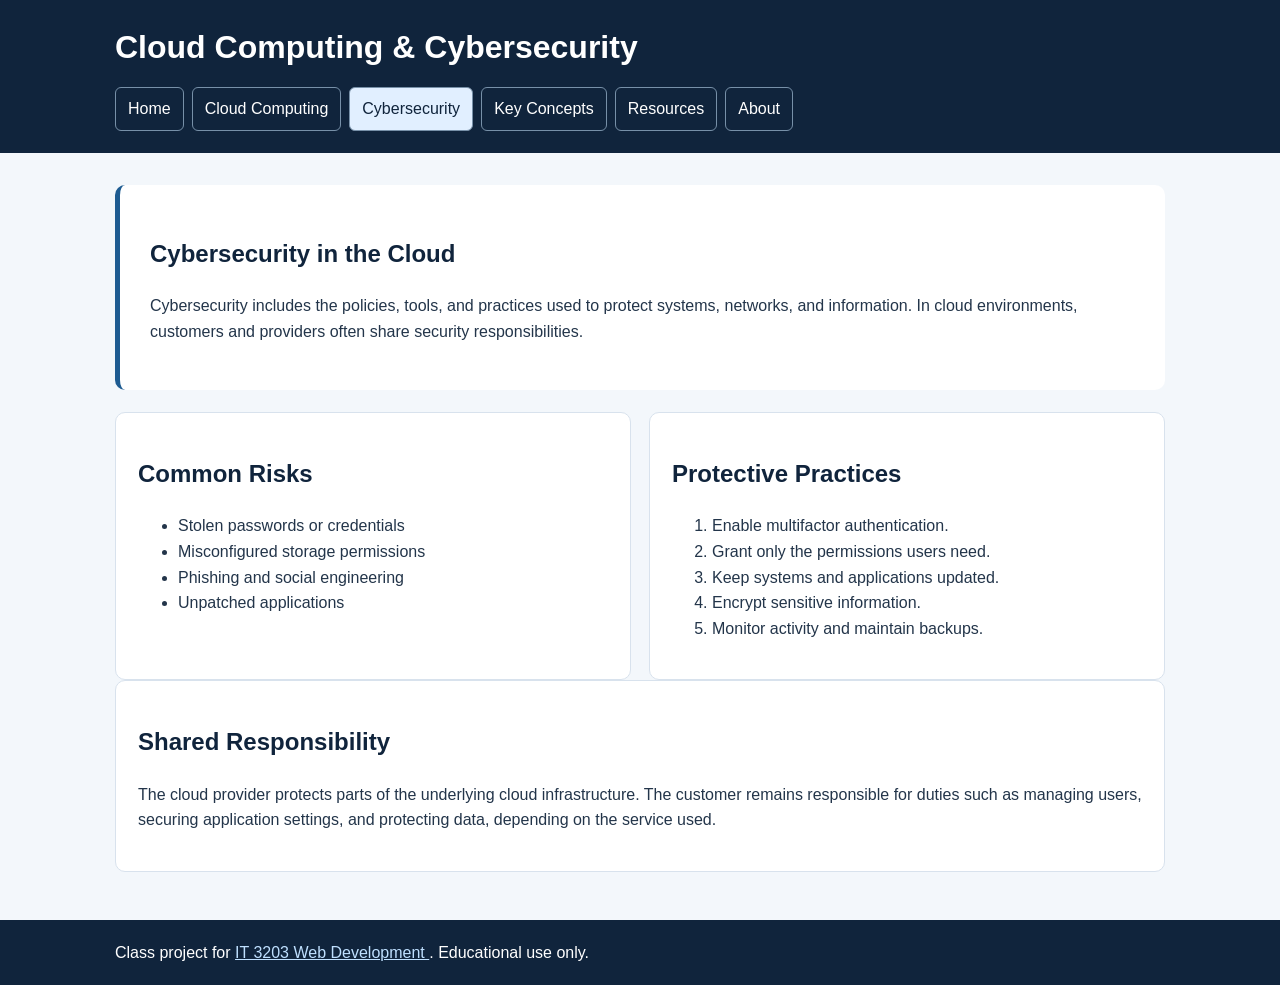
<file: project1/IT3203-Project/topic2.html>
<!DOCTYPE html>
<html lang="en">
 <head>
  <meta charset="utf-8"/>
  <meta content="width=device-width, initial-scale=1.0" name="viewport"/>
  <meta content="Student research website about cloud computing and cybersecurity" name="description"/>
  <title>
   Cybersecurity | IT 3203
  </title>
  <link href="style.css" rel="stylesheet"/>
 </head>
 <body>
  <!-- Shared navigation appears on every page. -->
  <header>
   <div class="container">
    <h1>
     Cloud Computing &amp; Cybersecurity
    </h1>
    <nav aria-label="Main navigation">
     <a href="index.html">
      Home
     </a>
     <a href="topic1.html">
      Cloud Computing
     </a>
     <a aria-current="page" class="active" href="topic2.html">
      Cybersecurity
     </a>
     <a href="concepts.html">
      Key Concepts
     </a>
     <a href="references.html">
      Resources
     </a>
     <a href="about.html">
      About
     </a>
    </nav>
   </div>
  </header>
  <main class="container">
   <section class="hero">
    <h2>
     Cybersecurity in the Cloud
    </h2>
    <p>
     Cybersecurity includes the policies, tools, and practices used to protect systems, networks, and information. In cloud environments, customers and providers often share security responsibilities.
    </p>
   </section>
   <div class="grid">
    <section class="card">
     <h2>
      Common Risks
     </h2>
     <ul>
      <li>
       Stolen passwords or credentials
      </li>
      <li>
       Misconfigured storage permissions
      </li>
      <li>
       Phishing and social engineering
      </li>
      <li>
       Unpatched applications
      </li>
     </ul>
    </section>
    <section class="card">
     <h2>
      Protective Practices
     </h2>
     <ol>
      <li>
       Enable multifactor authentication.
      </li>
      <li>
       Grant only the permissions users need.
      </li>
      <li>
       Keep systems and applications updated.
      </li>
      <li>
       Encrypt sensitive information.
      </li>
      <li>
       Monitor activity and maintain backups.
      </li>
     </ol>
    </section>
   </div>
   <section class="card">
    <h2>
     Shared Responsibility
    </h2>
    <p>
     The cloud provider protects parts of the underlying cloud infrastructure. The customer remains responsible for duties such as managing users, securing application settings, and protecting data, depending on the service used.
    </p>
   </section>
  </main>
  <footer>
   <div class="container">
    Class project for
    <a href="https://ksuweb.github.io/IT3203/">
     IT 3203 Web Development
    </a>
    . Educational use only.
   </div>
  </footer>
 </body>
</html>
</file>
<file: style.css>
/* IT 3203 Project Milestone 1 */
/* This one CSS file is used by all six HTML pages. */

/* Element selectors */
body {
    margin: 0;
    font-family: Arial, sans-serif;
    line-height: 1.6;
    color: #23354a;
    background-color: #f3f7fb;
}

header {
    background-color: #10243c;
    color: white;
    padding: 22px 0;
}

nav {
    display: flex;
    flex-wrap: wrap;
    gap: 8px;
    margin-top: 14px;
}

nav a {
    color: white;
    text-decoration: none;
    padding: 8px 12px;
    border: 1px solid #7790a8;
    border-radius: 6px;
}

/* Hover changes the appearance of a navigation link. */
nav a:hover {
    background-color: #e1efff;
    color: #10243c;
}

nav a.active {
    background-color: #e1efff;
    color: #10243c;
}

main {
    padding-top: 32px;
    padding-bottom: 48px;
}

h1 {
    margin: 0;
}

h2 {
    color: #10243c;
}

a {
    color: #125b96;
}

a:hover {
    text-decoration: none;
}

table {
    width: 100%;
    border-collapse: collapse;
    background-color: white;
}

th, td {
    border: 1px solid #cad8e5;
    padding: 12px;
    text-align: left;
}

th {
    background-color: #dcebf8;
}

footer {
    background-color: #10243c;
    color: white;
    padding: 20px 0;
}

footer a {
    color: #bfe0ff;
}

/* Class selectors */
.container {
    width: 90%;
    max-width: 1050px;
    margin: auto;
}

.hero {
    background-color: white;
    padding: 30px;
    margin-bottom: 22px;
    border-left: 5px solid #1d5b91;
    border-radius: 10px;
}

/* Grid places the topic cards next to each other. */
.grid {
    display: grid;
    grid-template-columns: repeat(auto-fit, minmax(240px, 1fr));
    gap: 18px;
}

.card {
    background-color: white;
    border: 1px solid #d8e2ed;
    border-radius: 10px;
    padding: 22px;
}

.card a {
    font-weight: bold;
}

.figure {
    max-width: 100%;
    height: auto;
    border: 1px solid #cbd9e6;
    border-radius: 8px;
    background-color: white;
}

/* ID selector */
#project-note {
    background-color: #e5eff8;
    border-left: 4px solid #1d5b91;
    padding: 14px;
}

/* Milestone 2: simple quiz form styles */
.quiz-question { background: white; border: 1px solid #d8e2ed; border-radius: 8px; padding: 18px; margin-bottom: 15px; }
.quiz-question legend { font-weight: bold; padding: 0 5px; }
.quiz-question label { display: block; margin: 9px 0; cursor: pointer; }
.quiz-question input[type="text"] { padding: 9px; width: 90%; max-width: 420px; border: 1px solid #8a9db0; border-radius: 4px; }
button { padding: 11px 17px; border: 0; border-radius: 5px; background: #125b96; color: white; cursor: pointer; margin-right: 8px; }
button:hover { background: #0b3e6b; }
#timer { font-weight: bold; font-size: 1.2rem; }
.correct { color: #17622b; } .incorrect { color: #a12222; }
.feedback { margin-top: 8px; font-size: .95rem; }
#results { margin-top: 20px; }
#results[hidden] { display: none; }
@media(max-width:600px) { .hero, .card { padding: 16px; } }
</file>
<file: project1/IT3203-Project/style.css>
/* IT 3203 Project Milestone 1 */
/* This one CSS file is used by all six HTML pages. */

/* Element selectors */
body {
    margin: 0;
    font-family: Arial, sans-serif;
    line-height: 1.6;
    color: #23354a;
    background-color: #f3f7fb;
}

header {
    background-color: #10243c;
    color: white;
    padding: 22px 0;
}

nav {
    display: flex;
    flex-wrap: wrap;
    gap: 8px;
    margin-top: 14px;
}

nav a {
    color: white;
    text-decoration: none;
    padding: 8px 12px;
    border: 1px solid #7790a8;
    border-radius: 6px;
}

/* Hover changes the appearance of a navigation link. */
nav a:hover {
    background-color: #e1efff;
    color: #10243c;
}

nav a.active {
    background-color: #e1efff;
    color: #10243c;
}

main {
    padding-top: 32px;
    padding-bottom: 48px;
}

h1 {
    margin: 0;
}

h2 {
    color: #10243c;
}

a {
    color: #125b96;
}

a:hover {
    text-decoration: none;
}

table {
    width: 100%;
    border-collapse: collapse;
    background-color: white;
}

th, td {
    border: 1px solid #cad8e5;
    padding: 12px;
    text-align: left;
}

th {
    background-color: #dcebf8;
}

footer {
    background-color: #10243c;
    color: white;
    padding: 20px 0;
}

footer a {
    color: #bfe0ff;
}

/* Class selectors */
.container {
    width: 90%;
    max-width: 1050px;
    margin: auto;
}

.hero {
    background-color: white;
    padding: 30px;
    margin-bottom: 22px;
    border-left: 5px solid #1d5b91;
    border-radius: 10px;
}

/* Grid places the topic cards next to each other. */
.grid {
    display: grid;
    grid-template-columns: repeat(auto-fit, minmax(240px, 1fr));
    gap: 18px;
}

.card {
    background-color: white;
    border: 1px solid #d8e2ed;
    border-radius: 10px;
    padding: 22px;
}

.card a {
    font-weight: bold;
}

.figure {
    max-width: 100%;
    height: auto;
    border: 1px solid #cbd9e6;
    border-radius: 8px;
    background-color: white;
}

/* ID selector */
#project-note {
    background-color: #e5eff8;
    border-left: 4px solid #1d5b91;
    padding: 14px;
}
</file>
